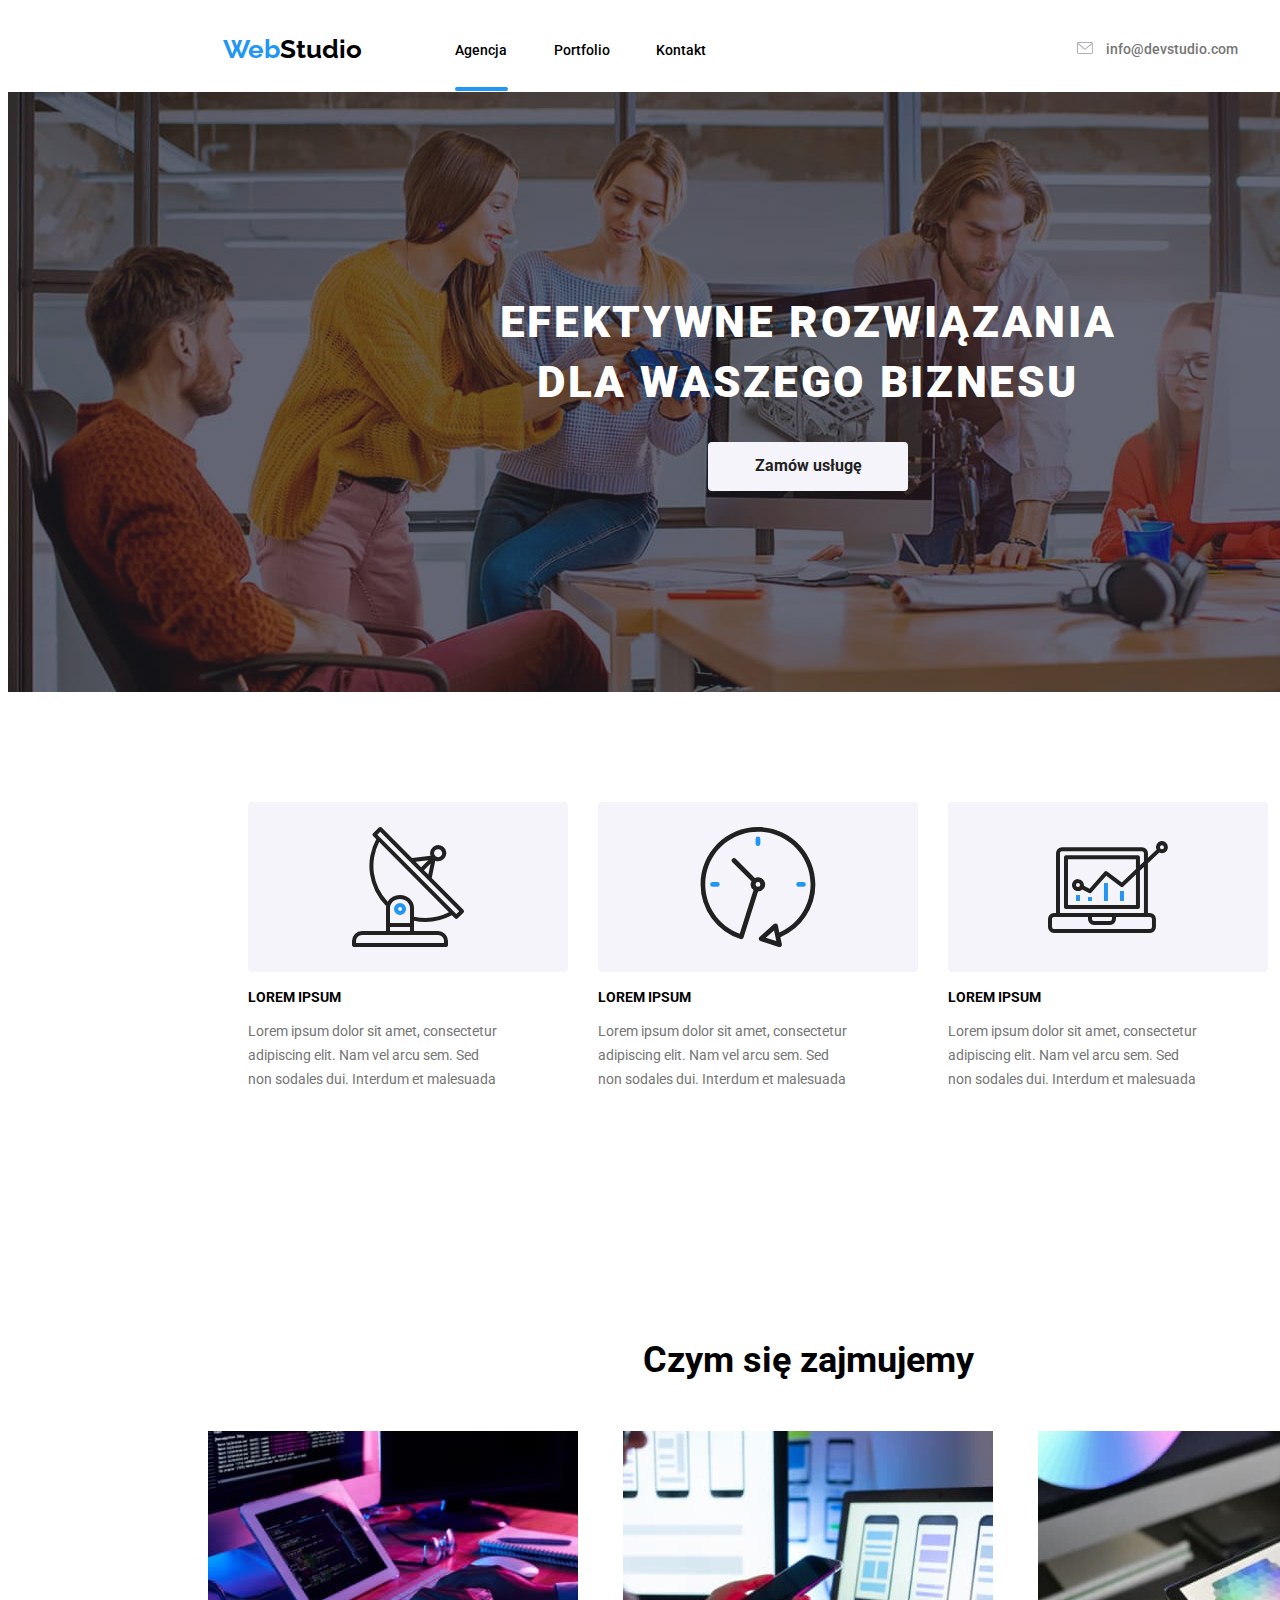
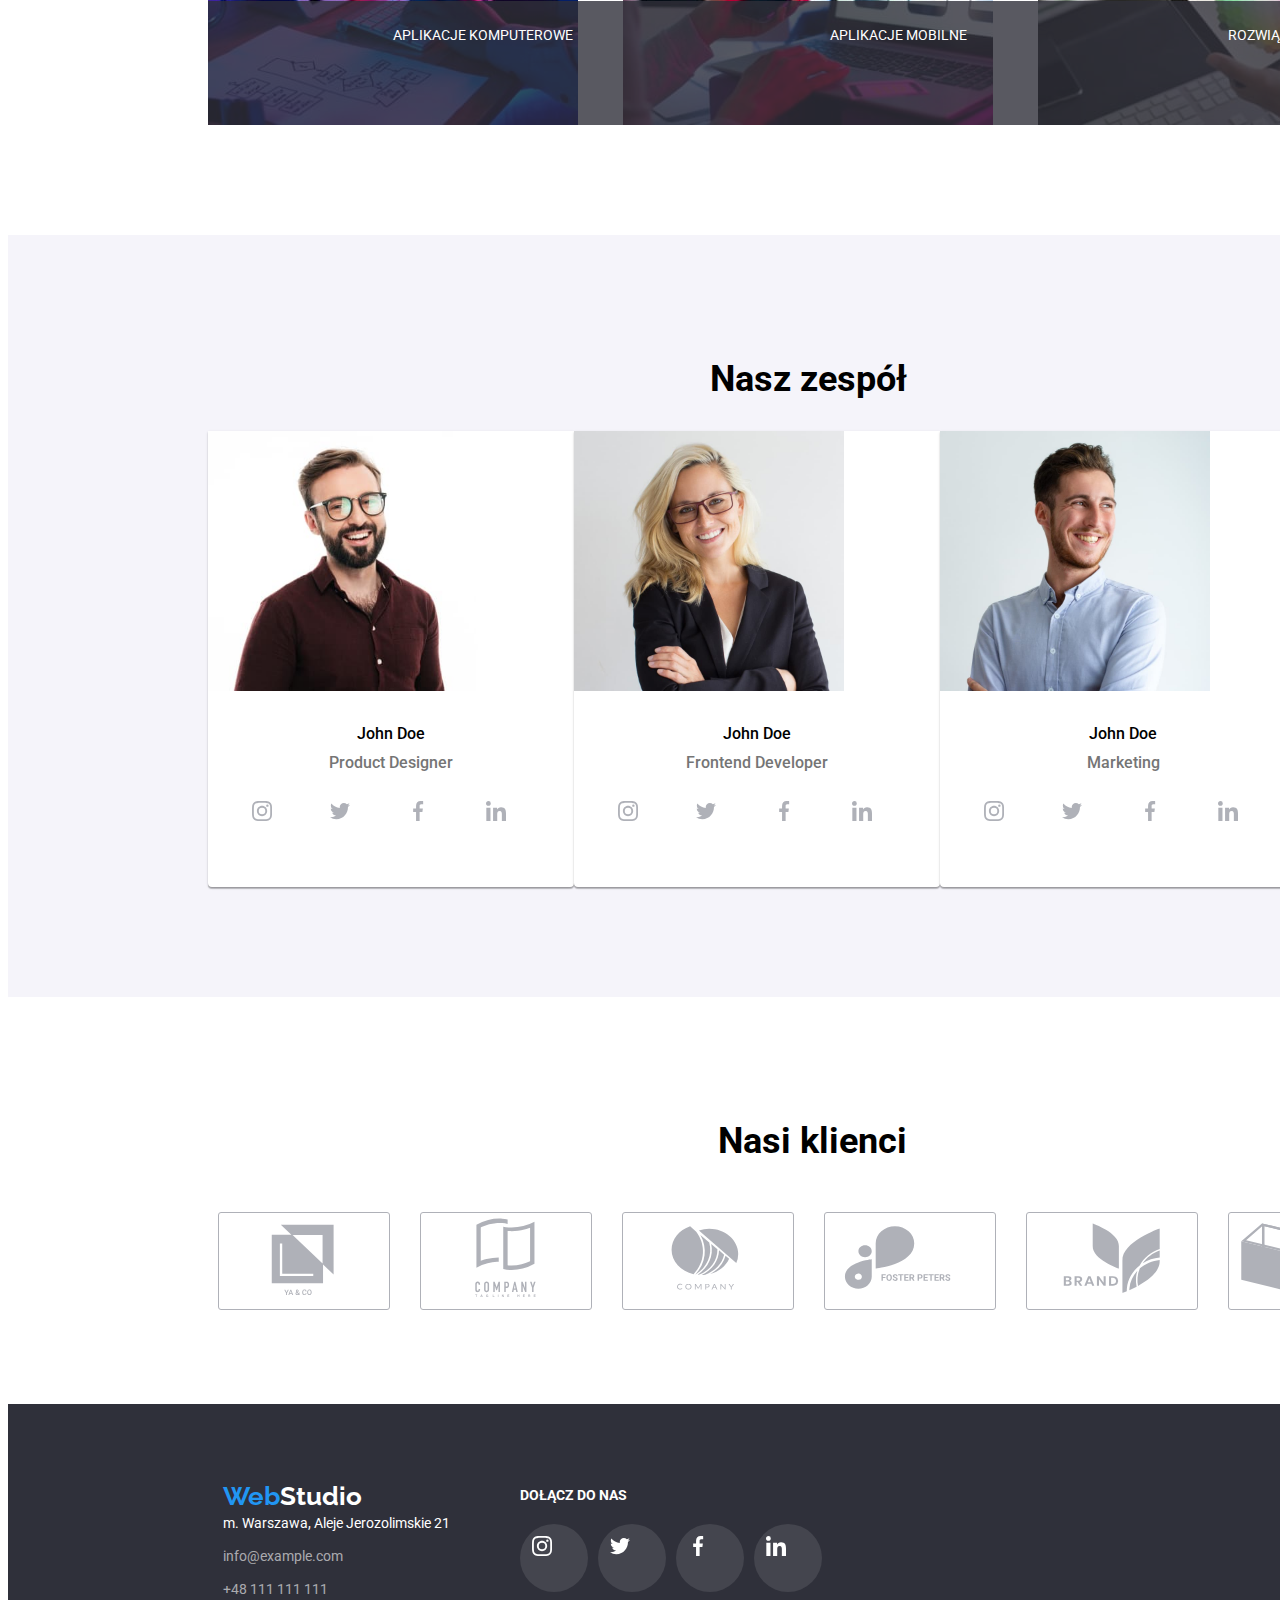
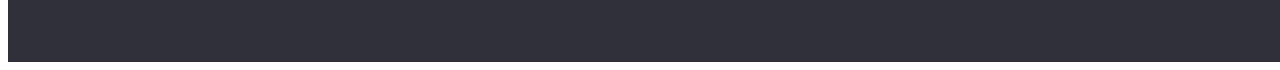
<file: index.html>
<!DOCTYPE html>
<html lang="pl">
  <head>
    <meta charset="UTF-8" />
    <meta name="description" content="Doradztwo biznesowe" />
    <title>WebStudio</title>
    <link rel="preconnect" href="https://fonts.googleapis.com" />
    <link rel="preconnect" href="https://fonts.gstatic.com" crossorigin />
    <link
      href="https://fonts.googleapis.com/css2?family=Raleway:wght@700&family=Roboto:wght@400;500;700;900&display=swap"
      rel="stylesheet"
    />
    <link href="css/styles.css" rel="stylesheet" />
    <link
      rel="stylesheet"
      href="https://cdnjs.cloudflare.com/ajax/libs/modern-normalize/1.1.0/modern-normalize.min.css"
      integrity="sha512-wpPYUAdjBVSE4KJnH1VR1HeZfpl1ub8YT/NKx4PuQ5NmX2tKuGu6U/JRp5y+Y8XG2tV+wKQpNHVUX03MfMFn9Q=="
      crossorigin="anonymous"
      referrerpolicy="no-referrer"
    />
  </head>
  <body>
    <header>
      <div class="top container">
        <a class="logo" href="./index.html">
          <span class="blue-text">Web</span
          ><span class="black-text">Studio</span>
        </a>
        <nav>
          <ul class="menu">
            <li class="menu-component agency">
              <a
                class="link"
                href="./https://zofiasylwisty.github.io/goit-markup-hw-05/"
                >Agencja</a
              >
            </li>
            <li class="menu-component">
              <a class="link" href="./portfolio.html">Portfolio</a>
            </li>
            <li class="menu-component">
              <a class="link" href="./kontakt">Kontakt</a>
            </li>
          </ul>
        </nav>
        <ul class="contact-list">
          <li class="contact-address">
            <a class="contact" href="mailto:info@devstudio.com">
              <svg class="icons-header" height="12" width="16">
                <use href="./images/icons.svg#icon-envelope"></use>
              </svg>
              info@devstudio.com</a
            >
          </li>
          <li class="contact-address">
            <a class="contact" href="tel:+48111111111">
              <svg class="icons-header" height="16" width="10">
                <use href="./images/icons.svg#icon-smartphone"></use>
              </svg>
              +48 111 111 111</a
            >
          </li>
        </ul>
      </div>
    </header>
    <main class="main-part">
      <div class="dark-background">
        <h1 class="first-headline">
          EFEKTYWNE ROZWIĄZANIA<br />DLA WASZEGO BIZNESU
        </h1>
        <button data-modal-open class="single-button" type="button">
          Zamów usługę
        </button>
        <div class="backdrop is-hidden" data-modal>
          <div class="overlay">
            <button type="button" class="closing-button" data-modal-close>
              <div class="close">x</div>
            </button>
          </div>
        </div>
      </div>
      <section class="section">
        <div class="container">
          <ul class="latin-list">
            <li class="small-header">
              <svg class="list-icon" width="270" height="120">
                <use href="./images/icons.svg#icon-antenna-1"></use>
              </svg>
              <h3 class="latin-title">LOREM IPSUM</h3>
              <p class="latin-text">
                Lorem ipsum dolor sit amet, consectetur <br />
                adipiscing elit. Nam vel arcu sem. Sed <br />
                non sodales dui. Interdum et malesuada
              </p>
            </li>
            <li class="small-header">
              <svg class="list-icon" width="270" height="120">
                <use href="./images/icons.svg#icon-clock-1"></use>
              </svg>
              <h3 class="latin-title">LOREM IPSUM</h3>
              <p class="latin-text">
                Lorem ipsum dolor sit amet, consectetur <br />
                adipiscing elit. Nam vel arcu sem. Sed <br />
                non sodales dui. Interdum et malesuada
              </p>
            </li>
            <li class="small-header">
              <svg class="list-icon" width="270" height="120">
                <use href="./images/icons.svg#icon-diagram-1"></use>
              </svg>
              <h3 class="latin-title">LOREM IPSUM</h3>
              <p class="latin-text">
                Lorem ipsum dolor sit amet, consectetur <br />
                adipiscing elit. Nam vel arcu sem. Sed <br />
                non sodales dui. Interdum et malesuada
              </p>
            </li>
            <li class="small-header">
              <svg class="list-icon" width="270" height="120">
                <use href="./images/icons.svg#icon-astronaut-1"></use>
              </svg>
              <h3 class="latin-title">LOREM IPSUM</h3>
              <p class="latin-text">
                Lorem ipsum dolor sit amet, consectetur <br />
                adipiscing elit. Nam vel arcu sem. Sed <br />
                non sodales dui. Interdum et malesuada
              </p>
            </li>
          </ul>
        </div>
      </section>
      <section class="section">
        <div class="container">
          <h2 class="medium-header">Czym się zajmujemy</h2>
          <ul class="offers">
            <li class="offer">
              <div class="label-photo">
                <img
                  class="photograph"
                  alt="working programer and his desk"
                  width="370"
                  height="294"
                  src="images/first.jpg"
                />
                <div class="photograph-text">APLIKACJE KOMPUTEROWE</div>
              </div>
            </li>
            <li class="offer">
              <div class="label-photo">
                <img
                  class="photograph"
                  alt="application designer"
                  width="370"
                  height="294"
                  src="images/second.jpg"
                />
                <div class="photograph-text">APLIKACJE MOBILNE</div>
              </div>
            </li>
            <li class="offer">
              <div class="label-photo">
                <img
                  class="photograph"
                  alt="graphic tablet and colour selection"
                  width="370"
                  height="294"
                  src="images/third.jpg"
                />
                <div class="photograph-text">ROZWIĄZANIA GRAFICZNE</div>
              </div>
            </li>
          </ul>
        </div>
      </section>
      <section class="section bottom-section">
        <div class="container">
          <h2 class="medium-header">Nasz zespół</h2>
          <ul class="team">
            <li class="photo">
              <figure>
                <img
                  alt="picture of a product designer"
                  width="270"
                  height="260"
                  src="images/productdesign.jpg"
                />
                <figcaption class="name">
                  <span class="person">John Doe</span>
                  <span class="position">Product Designer</span>
                  <ul class="social-media">
                    <li class="social-media-element">
                      <a href="#" class="social-icons-link">
                        <div class="icon-circle">
                          <svg class="social-icons" width="20" height="20">
                            <use href="./images/icons.svg#icon-instagram" />
                          </svg>
                        </div>
                      </a>
                    </li>
                    <li class="social-media-element">
                      <a href="#" class="social-icons-link">
                        <div class="icon-circle">
                          <svg class="social-icons" width="20" height="20">
                            <use href="./images/icons.svg#icon-twitter" />
                          </svg>
                        </div>
                      </a>
                    </li>
                    <li class="social-media-element">
                      <a href="#" class="social-icons-link">
                        <div class="icon-circle">
                          <svg class="social-icons" width="20" height="20">
                            <use href="./images/icons.svg#icon-facebook" />
                          </svg>
                        </div>
                      </a>
                    </li>
                    <li class="social-media-element">
                      <a href="#" class="social-icons-link">
                        <div class="icon-circle">
                          <svg class="social-icons" width="20" height="20">
                            <use href="./images/icons.svg#icon-linkedin" />
                          </svg>
                        </div>
                      </a>
                    </li>
                  </ul>
                </figcaption>
              </figure>
            </li>
            <li class="photo">
              <figure>
                <img
                  alt="picture of a frontend developer"
                  width="270"
                  height="260"
                  src="images/frontend.jpg"
                />
                <figcaption class="name">
                  <span class="person">John Doe</span>
                  <span class="position">Frontend Developer</span>
                  <ul class="social-media">
                    <li class="social-media-element">
                      <a href="#" class="social-icons-link">
                        <div class="icon-circle">
                          <svg class="social-icons" width="20" height="20">
                            <use href="./images/icons.svg#icon-instagram" />
                          </svg>
                        </div>
                      </a>
                    </li>
                    <li class="social-media-element">
                      <a href="#" class="social-icons-link">
                        <div class="icon-circle">
                          <svg class="social-icons" width="20" height="20">
                            <use href="./images/icons.svg#icon-twitter" />
                          </svg>
                        </div>
                      </a>
                    </li>
                    <li class="social-media-element">
                      <a href="#" class="social-icons-link">
                        <div class="icon-circle">
                          <svg class="social-icons" width="20" height="20">
                            <use href="./images/icons.svg#icon-facebook" />
                          </svg>
                        </div>
                      </a>
                    </li>
                    <li class="social-media-element">
                      <a href="#" class="social-icons-link">
                        <div class="icon-circle">
                          <svg class="social-icons" width="20" height="20">
                            <use href="./images/icons.svg#icon-linkedin" />
                          </svg>
                        </div>
                      </a>
                    </li>
                  </ul>
                </figcaption>
              </figure>
            </li>
            <li class="photo">
              <figure>
                <img
                  alt="picture of a marketing specialist"
                  width="270"
                  height="260"
                  src="images/marketing.jpg"
                />
                <figcaption class="name">
                  <span class="person">John Doe</span>
                  <span class="position">Marketing</span>
                  <ul class="social-media">
                    <li class="social-media-element">
                      <a href="#" class="social-icons-link">
                        <div class="icon-circle">
                          <svg class="social-icons" width="20" height="20">
                            <use href="./images/icons.svg#icon-instagram" />
                          </svg>
                        </div>
                      </a>
                    </li>
                    <li class="social-media-element">
                      <a href="#" class="social-icons-link">
                        <div class="icon-circle">
                          <svg class="social-icons" width="20" height="20">
                            <use href="./images/icons.svg#icon-twitter" />
                          </svg>
                        </div>
                      </a>
                    </li>
                    <li class="social-media-element">
                      <a href="#" class="social-icons-link">
                        <div class="icon-circle">
                          <svg class="social-icons" width="20" height="20">
                            <use href="./images/icons.svg#icon-facebook" />
                          </svg>
                        </div>
                      </a>
                    </li>
                    <li class="social-media-element">
                      <a href="#" class="social-icons-link">
                        <div class="icon-circle">
                          <svg class="social-icons" width="20" height="20">
                            <use href="./images/icons.svg#icon-linkedin" />
                          </svg>
                        </div>
                      </a>
                    </li>
                  </ul>
                </figcaption>
              </figure>
            </li>
            <li class="photo">
              <figure>
                <img
                  alt="picture of a UI designer"
                  width="270"
                  height="260"
                  src="images/uidesigner.jpg"
                />
                <figcaption class="name">
                  <span class="person">John Doe</span>
                  <span class="position">UI Designer</span>
                  <ul class="social-media">
                    <li class="social-media-element">
                      <a href="#" class="social-icons-link">
                        <div class="icon-circle">
                          <svg class="social-icons" width="20" height="20">
                            <use href="./images/icons.svg#icon-instagram" />
                          </svg>
                        </div>
                      </a>
                    </li>
                    <li class="social-media-element">
                      <a href="#" class="social-icons-link">
                        <div class="icon-circle">
                          <svg class="social-icons" width="20" height="20">
                            <use href="./images/icons.svg#icon-twitter" />
                          </svg>
                        </div>
                      </a>
                    </li>
                    <li class="social-media-element">
                      <a href="#" class="social-icons-link">
                        <div class="icon-circle">
                          <svg class="social-icons" width="20" height="20">
                            <use href="./images/icons.svg#icon-facebook" />
                          </svg>
                        </div>
                      </a>
                    </li>
                    <li class="social-media-element">
                      <a href="#" class="social-icons-link">
                        <div class="icon-circle">
                          <svg class="social-icons" width="20" height="20">
                            <use href="./images/icons.svg#icon-linkedin" />
                          </svg>
                        </div>
                      </a>
                    </li>
                  </ul>
                </figcaption>
              </figure>
            </li>
          </ul>
        </div>
      </section>
      <section class="section">
        <div class="container">
          <h2 class="clients">Nasi klienci</h2>
          <ul class="clients-list">
            <li class="clients-element">
              <a href="#" class="clients-link">
                <svg class="clients-icon" height="92" width="170">
                  <use href="./images/icons.svg#icon-client1"></use>
                </svg>
              </a>
            </li>
            <li class="clients-element">
              <a href="#" class="clients-link">
                <svg class="clients-icon" height="92" width="170">
                  <use href="./images/icons.svg#icon-client2"></use>
                </svg>
              </a>
            </li>
            <li class="clients-element">
              <a href="#" class="clients-link">
                <svg class="clients-icon" height="92" width="170">
                  <use href="./images/icons.svg#icon-client3"></use>
                </svg>
              </a>
            </li>
            <li class="clients-element">
              <a href="#" class="clients-link">
                <svg class="clients-icon" height="92" width="170">
                  <use href="./images/icons.svg#icon-client4"></use>
                </svg>
              </a>
            </li>
            <li class="clients-element">
              <a href="#" class="clients-link">
                <svg class="clients-icon" height="92" width="170">
                  <use href="./images/icons.svg#icon-client5"></use>
                </svg>
              </a>
            </li>
            <li class="clients-element">
              <a href="#" class="clients-link">
                <svg class="clients-icon" height="92" width="170">
                  <use href="./images/icons.svg#icon-client6"></use>
                </svg>
              </a>
            </li>
          </ul>
        </div>
      </section>
    </main>
    <footer class="footer-background">
      <div class="contacts-footer">
        <div class="contacts-footer-group">
          <ul class="footer-components">
            <li class="bottom-logo">
              <a
                class="logo"
                href="https://zofiasylwisty.github.io/goit-markup-hw-04/"
              >
                <span class="blue-text">Web</span
                ><span class="white-text">Studio</span>
              </a>
            </li>
            <li class="addresses">
              <address class="location">
                m. Warszawa, Aleje Jerozolimskie 21
              </address>
            </li>
            <li class="addresses">
              <a class="bottom-links" href="mailto:info@devstudio.com"
                >info@example.com</a
              >
            </li>
            <li class="addresses">
              <a class="bottom-links" href="tel:+48111111111"
                >+48 111 111 111</a
              >
            </li>
          </ul>
          <div class="social-media-footer">
            <h2 class="join-us">DOŁĄCZ DO NAS</h2>
            <ul class="footer-icons-list">
              <li class="icon-element-footer">
                <div class="footer-icon-circle">
                  <a href="#" class="icon-footer"
                    ><svg class="footer-social-icons" height="20" width="20">
                      <use href="./images/icons.svg#icon-instagram"></use>
                    </svg>
                  </a>
                </div>
              </li>
              <li class="icon-element-footer">
                <div class="footer-icon-circle">
                  <a href="#" class="icon-footer"
                    ><svg class="footer-social-icons" height="20" width="20">
                      <use href="./images/icons.svg#icon-twitter"></use>
                    </svg>
                  </a>
                </div>
              </li>
              <li class="icon-element-footer">
                <div class="footer-icon-circle">
                  <a href="#" class="icon-footer"
                    ><svg class="footer-social-icons" height="20" width="20">
                      <use href="./images/icons.svg#icon-facebook"></use>
                    </svg>
                  </a>
                </div>
              </li>
              <li class="icon-element-footer">
                <div class="footer-icon-circle">
                  <a href="#" class="icon-footer"
                    ><svg class="footer-social-icons" height="20" width="20">
                      <use href="./images/icons.svg#icon-linkedin"></use>
                    </svg>
                  </a>
                </div>
              </li>
            </ul>
          </div>
        </div>
      </div>
    </footer>
    <script src="./js/modal.js"></script>
  </body>
</html>
</file>
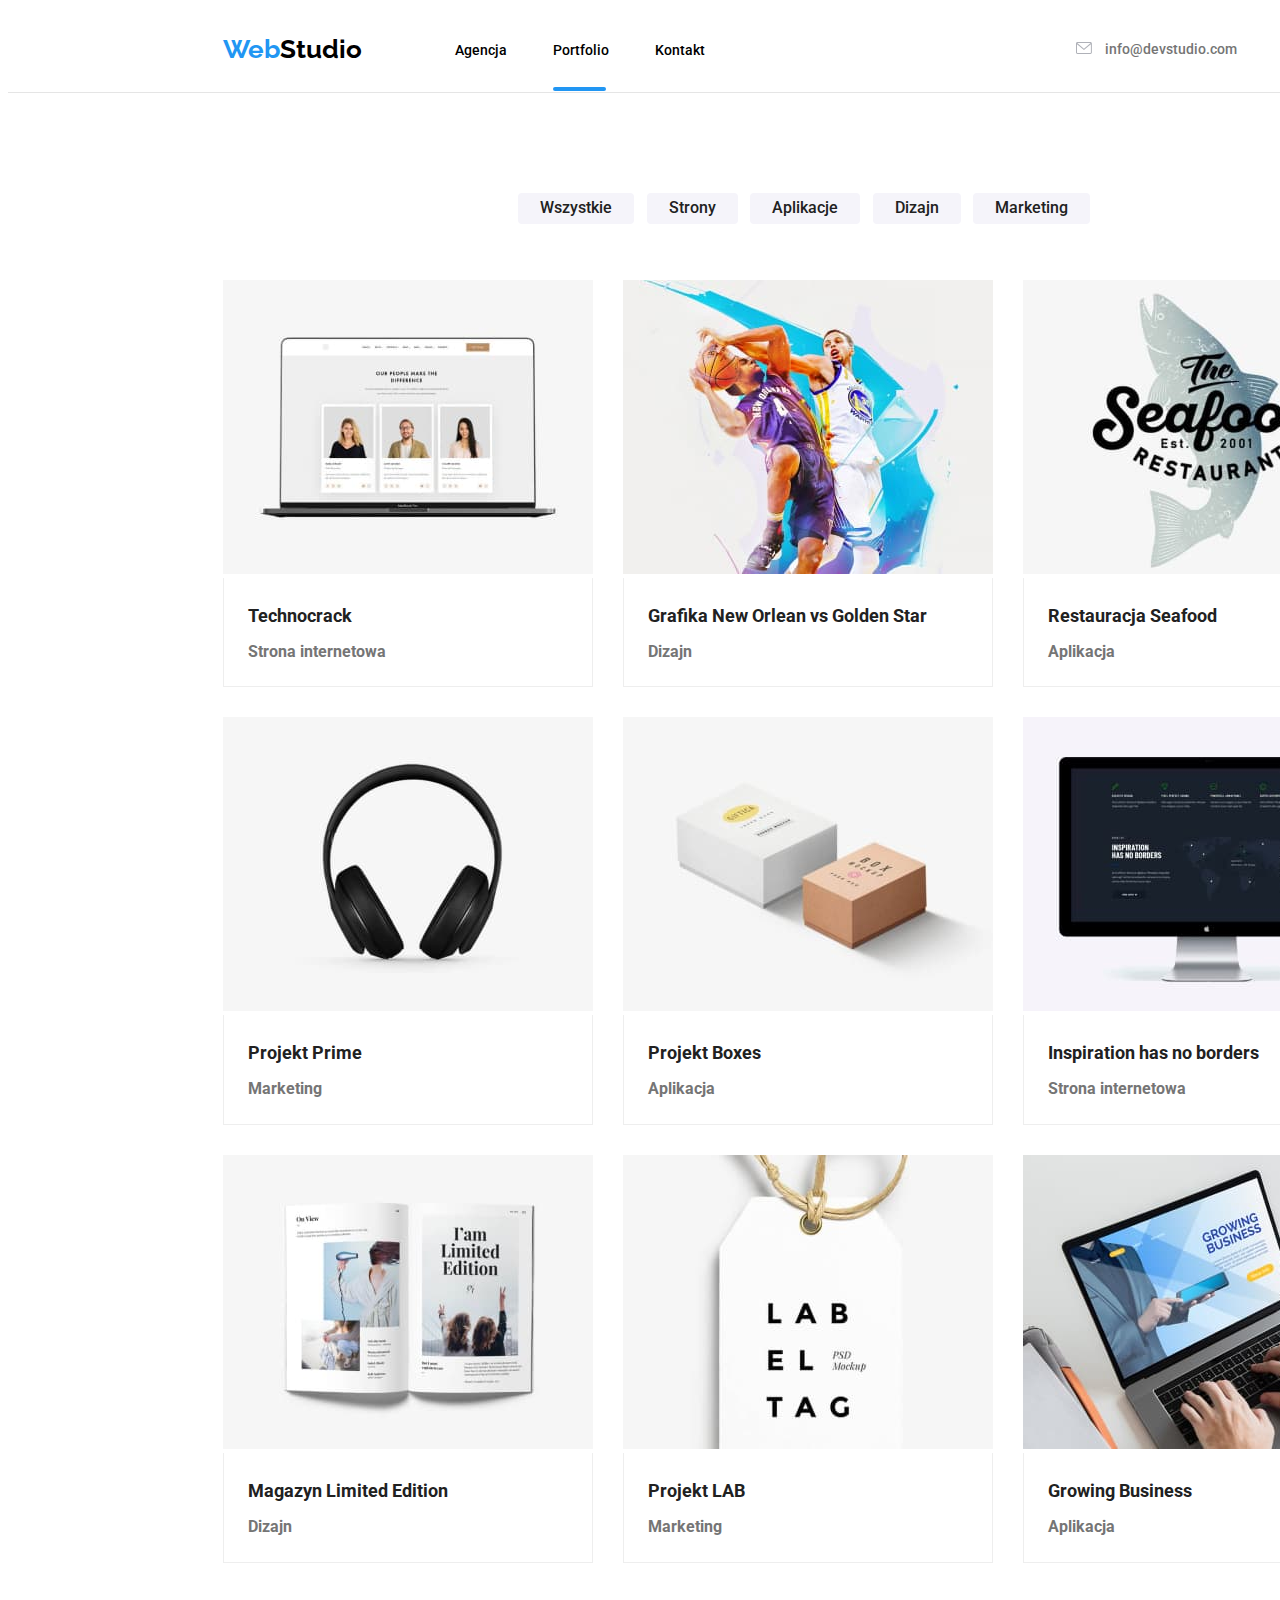
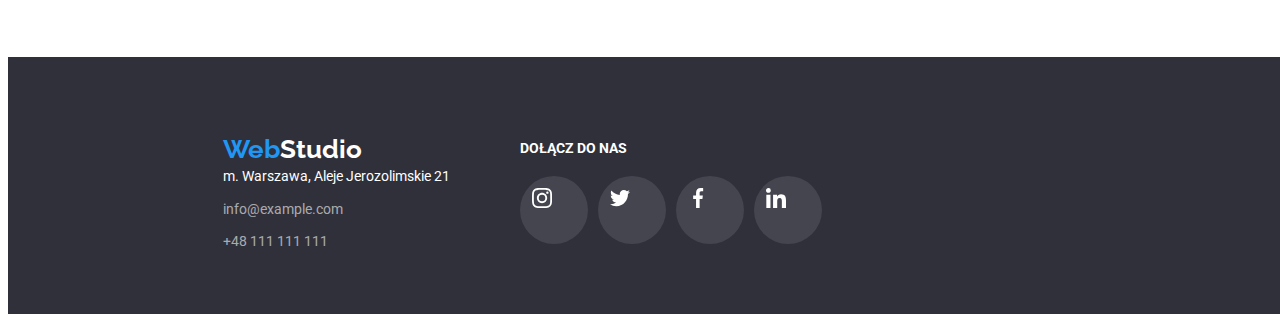
<file: portfolio.html>
<!DOCTYPE html>
<html lang="pl">
  <head>
    <meta charset="UTF-8" />
    <meta name="description" content="Portfolio" />
    <title>Portfolio</title>
    <link rel="preconnect" href="https://fonts.googleapis.com" />
    <link rel="preconnect" href="https://fonts.gstatic.com" crossorigin />
    <link
      href="https://fonts.googleapis.com/css2?family=Raleway:wght@700&family=Roboto:wght@400;500;700;900&display=swap"
      rel="stylesheet"
    />
    <link href="css/styles.css" rel="stylesheet" />
    <link
      rel="stylesheet"
      href="https://cdnjs.cloudflare.com/ajax/libs/modern-normalize/1.1.0/modern-normalize.min.css"
      integrity="sha512-wpPYUAdjBVSE4KJnH1VR1HeZfpl1ub8YT/NKx4PuQ5NmX2tKuGu6U/JRp5y+Y8XG2tV+wKQpNHVUX03MfMFn9Q=="
      crossorigin="anonymous"
      referrerpolicy="no-referrer"
    />
  </head>
  <body>
    <header class="border-bottom">
      <div class="top container">
        <a class="logo" href="./index.html">
          <span class="blue-text">Web</span
          ><span class="black-text">Studio</span>
        </a>
        <nav>
          <ul class="menu">
            <li class="menu-component">
              <a class="link" href="./index.html">Agencja</a>
            </li>
            <li class="menu-component portfolio">
              <a class="link" href="./portfolio.html">Portfolio</a>
            </li>
            <li class="menu-component">
              <a class="link" href="./kontakt">Kontakt</a>
            </li>
          </ul>
        </nav>
        <ul class="contact-list">
          <li class="contact-address">
            <a class="contact" href="mailto:info@devstudio.com">
              <svg class="icons-header" height="12" width="16">
                <use href="./images/icons.svg#icon-envelope"></use>
              </svg>
              info@devstudio.com</a
            >
          </li>
          <li class="contact-address">
            <a class="contact" href="tel:+48111111111">
              <svg class="icons-header" height="16" width="10">
                <use href="./images/icons.svg#icon-smartphone"></use>
              </svg>
              +48 111 111 111</a
            >
          </li>
        </ul>
      </div>
    </header>
    <main>
      <ul class="filters-list">
        <li class="filter-element">
          <button class="filter" type="button">Wszystkie</button>
        </li>
        <li class="filter-element">
          <button class="filter" type="button">Strony</button>
        </li>
        <li class="filter-element">
          <button class="filter" type="button">Aplikacje</button>
        </li>
        <li class="filter-element">
          <button class="filter" type="button">Dizajn</button>
        </li>
        <li class="filter-element">
          <button class="filter" type="button">Marketing</button>
        </li>
      </ul>

      <div class="grid-container">
        <ul class="card-set">
          <li class="card-item">
            <figure class="cards-shadow">
              <div class="cards-container">
                <img
                  alt="picture of a laptop"
                  width="370"
                  height="294"
                  src="images/technocrack.jpg"
                />
                <div class="card-label">
                  Technocrack jest popularną platformą wykorzystywaną do
                  rozpowszechniania koronawirusa. Firmy wykorzystują tę
                  platformę do celów szpiegowskich i ataków na niezabezpieczone
                  serwery konkurencji
                </div>
              </div>
              <div class="test">
                <figcaption class="term">
                  Technocrack
                  <p class="definition">Strona internetowa</p>
                </figcaption>
              </div>
            </figure>
          </li>
          <li class="card-item">
            <figure class="cards-shadow">
              <div class="cards-container">
                <img
                  alt="picture of basketball players"
                  width="370"
                  height="294"
                  src="images/neworlean.jpg"
                />
                <div class="card-label"></div>
              </div>
              <div class="test">
                <figcaption class="term">
                  Grafika New Orlean vs Golden Star
                  <p class="definition">Dizajn</p>
                </figcaption>
              </div>
            </figure>
          </li>
          <li class="card-item">
            <figure class="cards-shadow">
              <div class="cards-container">
                <img
                  alt="picture of an app logo"
                  width="370"
                  height="294"
                  src="images/seafood.jpg"
                />
                <div class="card-label"></div>
              </div>
              <div class="test">
                <figcaption class="term">
                  Restauracja Seafood
                  <p class="definition">Aplikacja</p>
                </figcaption>
              </div>
            </figure>
          </li>
          <li class="card-item">
            <figure class="cards-shadow">
              <div class="cards-container">
                <img
                  alt="picture of headphones"
                  width="370"
                  height="294"
                  src="images/projektprime.jpg"
                />
                <div class="card-label"></div>
              </div>
              <div class="test">
                <figcaption class="term">
                  Projekt Prime
                  <p class="definition">Marketing</p>
                </figcaption>
              </div>
            </figure>
          </li>
          <li class="card-item">
            <figure class="cards-shadow">
              <div class="cards-container">
                <img
                  alt="picture of boxes"
                  width="370"
                  height="294"
                  src="images/boxes.jpg"
                />
                <div class="card-label"></div>
              </div>
              <div class="test">
                <figcaption class="term">
                  Projekt Boxes
                  <p class="definition">Aplikacja</p>
                </figcaption>
              </div>
            </figure>
          </li>
          <li class="card-item">
            <figure class="cards-shadow">
              <div class="cards-container">
                <img
                  alt="picture of a screen"
                  width="370"
                  height="294"
                  src="images/screen.jpg"
                />
                <div class="card-label"></div>
              </div>
              <div class="test">
                <figcaption class="term">
                  Inspiration has no borders
                  <p class="definition">Strona internetowa</p>
                </figcaption>
              </div>
            </figure>
          </li>
          <li class="card-item">
            <figure class="cards-shadow">
              <div class="cards-container">
                <img
                  alt="picture of a magazine"
                  width="370"
                  height="294"
                  src="images/magazine.jpg"
                />
                <div class="card-label"></div>
              </div>
              <div class="test">
                <figcaption class="term">
                  Magazyn Limited Edition
                  <p class="definition">Dizajn</p>
                </figcaption>
              </div>
            </figure>
          </li>
          <li class="card-item">
            <figure class="cards-shadow">
              <div class="cards-container">
                <img
                  alt="picture of a label"
                  width="370"
                  height="294"
                  src="images/label.jpg"
                />
                <div class="card-label"></div>
              </div>
              <div class="test">
                <figcaption class="term">
                  Projekt LAB
                  <p class="definition">Marketing</p>
                </figcaption>
              </div>
            </figure>
          </li>
          <li class="card-item">
            <figure class="cards-shadow">
              <div class="cards-container">
                <img
                  alt="picture of a laptop and hands"
                  width="370"
                  height="294"
                  src="images/business.jpg"
                />
                <div class="card-label"></div>
              </div>
              <div class="test">
                <figcaption class="term">
                  Growing Business
                  <p class="definition">Aplikacja</p>
                </figcaption>
              </div>
            </figure>
          </li>
        </ul>
      </div>
    </main>
    <footer class="footer-background">
      <div class="contacts-footer">
        <div class="contacts-footer-group">
          <ul class="footer-components">
            <li class="bottom-logo">
              <a
                class="logo"
                href="https://zofiasylwisty.github.io/goit-markup-hw-04/"
              >
                <span class="blue-text">Web</span
                ><span class="white-text">Studio</span>
              </a>
            </li>
            <li class="addresses">
              <address class="location">
                m. Warszawa, Aleje Jerozolimskie 21
              </address>
            </li>
            <li class="addresses">
              <a class="bottom-links" href="mailto:info@devstudio.com"
                >info@example.com</a
              >
            </li>
            <li class="addresses">
              <a class="bottom-links" href="tel:+48111111111"
                >+48 111 111 111</a
              >
            </li>
          </ul>
          <div class="social-media-footer">
            <h2 class="join-us">DOŁĄCZ DO NAS</h2>
            <ul class="footer-icons-list">
              <li class="icon-element-footer">
                <div class="footer-icon-circle">
                  <a href="https://www.instagram.com/" class="icon-footer"
                    ><svg class="footer-social-icons" height="20" width="20">
                      <use href="./images/icons.svg#icon-instagram"></use>
                    </svg>
                  </a>
                </div>
              </li>
              <li class="icon-element-footer">
                <div class="footer-icon-circle">
                  <a href="https://twitter.com/" class="icon-footer"
                    ><svg class="footer-social-icons" height="20" width="20">
                      <use href="./images/icons.svg#icon-twitter"></use>
                    </svg>
                  </a>
                </div>
              </li>
              <li class="icon-element-footer">
                <div class="footer-icon-circle">
                  <a href="https://www.facebook.com/" class="icon-footer"
                    ><svg class="footer-social-icons" height="20" width="20">
                      <use href="./images/icons.svg#icon-facebook"></use>
                    </svg>
                  </a>
                </div>
              </li>
              <li class="icon-element-footer">
                <div class="footer-icon-circle">
                  <a href="https://www.linkedin.com/" class="icon-footer"
                    ><svg class="footer-social-icons" height="20" width="20">
                      <use href="./images/icons.svg#icon-linkedin"></use>
                    </svg>
                  </a>
                </div>
              </li>
            </ul>
          </div>
        </div>
      </div>
    </footer>
  </body>
</html>
</file>
<file: css/styles.css>
body {
  font-family: "Roboto", sans-serif;
  font-family: inherit;
  background: var(--first-color) inherit;
  width: 1600px;
}
body {
  position: relative;
}
:root {
  --first-color: #ffffff;
  --second-color: #f5f4fa;
  --third-color: #757575;
  --fourth-color: #2f303a;
  --fifth-color: #000000;
  --sixth-color: #212121;
  --seventh-color: #2196f3;
  --eight-color: #ffffff99;
  --shadow: #00000040;
  --disabled-icon: #afb1b8;
  --icons-color: rgba(255, 255, 255, 0.1);
  --close-color: rgba(0, 0, 0, 0.1);
}
.blue-text {
  font-family: "Raleway";
  font-size: 26px;
  font-weight: 700;
  line-height: 1.19;
  color: var(--seventh-color);
  text-decoration: none;
}
.black-text {
  font-family: "Raleway";
  font-size: 26px;
  font-weight: 700;
  line-height: 1.19;
  color: var(--fifth-color);
  text-decoration: none;
}
.white-text {
  font-family: "Raleway";
  font-size: 26px;
  font-weight: 700;
  line-height: 1.19;
  color: var(--first-color);
  text-decoration: none;
}
.border-bottom {
  border-bottom: 1px solid #e5e5e5;
}
.top {
  display: flex;
  flex-direction: row;
  align-items: center;
  margin-left: 215px;
  margin-right: 0px;
}
.menu {
  display: flex;
  flex-direction: row;
  padding-left: 0px;
  margin-left: 93px;
  margin-right: 371px;
  margin-top: 32px;
  margin-bottom: 0px;
}
.menu > .menu-component:not(:last-child) {
  margin-right: 46px;
}
.link:hover,
.link:focus,
.link:active {
  color: var(--seventh-color);
}
.link {
  transition-property: color;
  transition-duration: 250ms;
  transition-timing-function: cubic-bezier(0.4, 0, 0.2, 1);
}
.agency::after {
  content: "";
  background-color: var(--seventh-color);
  border-radius: 2px;
  height: 4px;
  width: 53px;
  margin: 0;
  padding: 0;
  margin-top: 28px;
  display: block;
}
.portfolio::after {
  content: "";
  background-color: var(--seventh-color);
  border-radius: 2px;
  height: 4px;
  width: 53px;
  margin: 0;
  padding: 0;
  margin-top: 28px;
  display: block;
}
.contact-list {
  display: flex;
  flex-direction: row;
  padding-left: 0px;
  margin-top: 32px;
  margin-bottom: 32px;
}
.contact-list > .contact-address:not(:last-child) {
  margin-right: 50px;
}

.contact:hover,
.contact:focus,
.contact:active {
  color: var(--seventh-color);
}
.contact:hover > svg {
  fill: #2196f3;
}
.contact {
  color: var(--third-color);
  transition-property: color;
  transition-duration: 250ms;
  transition-timing-function: cubic-bezier(0.4, 0, 0.2, 1);
}
.logo {
  font-family: "Raleway";
  font-weight: 700;
  font-size: 26px;
  line-height: 1.19;
  text-decoration: none;
  margin-top: 24px;
  margin-bottom: 25px;
}

li {
  list-style: none;
}

.link {
  font-family: "Roboto";
  font-weight: 500;
  font-size: 14px;
  line-height: 1.14;
  text-decoration: none;
  color: var(--fifth-color);
}

.contact {
  font-family: "Roboto";
  font-size: 14px;
  font-weight: 500;
  line-height: 1.14;
  text-decoration: none;
  color: var(--third-color);
}
.icons-header {
  fill: var(--disabled-icon);
  margin-right: 10px;
}
.dark-background {
  background-color: var(--fourth-color);
  width: 1600px;
  display: flex;
  flex-direction: column;
  justify-content: center;
  align-items: center;
}
.dark-background {
  background-color: var(--fourth-color);
  height: 600px;
  background-image: linear-gradient(
      to bottom,
      rgba(47, 48, 58, 0.4) 0%,
      rgba(47, 48, 58, 0.4) 50%
    ),
    url(../images/background-photo.jpg);
  background-size: cover;
  background-position: center;
  background-repeat: no-repeat;
  box-shadow: 0px 4px 4px 0px var(--shadow-shadow);
  max-width: 1600px;
  margin: 0 auto;
}

.first-headline {
  font-family: "Roboto";
  font-size: 44px;
  font-weight: 900;
  letter-spacing: 0.06em;
  line-height: 1.36;
  text-align: center;
  color: var(--first-color);
  margin: 200px 452px 30px;
}
.single-button {
  color: var(--sixth-color);
  background-color: var(--second-color);
  cursor: pointer;
  border: none;
  border-radius: 4px;
  font-family: "Roboto";
  font-size: 16px;
  font-weight: 700;
  line-height: 1.8;
  padding: 10px 41px 10px 42px;
  width: 200px;
  margin: 0px 700px 200px;
}
.single-button:hover,
.single-button:focus,
.single-button:active {
  color: var(--first-color);
  background-color: var(--seventh-color);
  text-align: center;
}
.single-button {
  text-align: center;
  transition-property: background-color;
  transition-duration: 250ms;
  transition-timing-function: cubic-bezier(0.4, 0, 0.2, 1);
}
.overlay {
  background: var(--first-color);
  box-shadow: 0px 1px 3px rgba(0, 0, 0, 0.12), 0px 1px 1px rgba(0, 0, 0, 0.14),
    0px 2px 1px rgba(0, 0, 0, 0.2);
  border-radius: 4px;
  height: 581px;
  width: 528px;
  margin-top: 400px;
  margin-left: 810px;
  display: block;
  transition-property: visibility opacity transform;
  transition-duration: 2s;
  transform: translate(-50%, -50%);
  transition-timing-function: ease-in;
  opacity: 1;
  visibility: visible;
  z-index: 2;
}
.is-hidden {
  visibility: hidden;
  pointer-events: none;
  opacity: 0;
}
.is-hidden .overlay {
  transform: translate(-50%, -50%) scale(1.2);
}
.close {
  color: var(--fifth-color);
  font-family: "Roboto";
  font-size: 16px;
  padding-top: 0;
}
.closing-button {
  height: 30px;
  width: 30px;
  background-color: var(--first-color);
  border: 1px solid var(--close-color);
  border-radius: 50px;
  cursor: pointer;
  padding: 6px;
  position: relative;
  top: 8px;
  left: 490px;
}
.backdrop {
  display: flex;
  position: absolute;
  top: 0px;
  left: 0px;
  height: 100%;
  width: 100%;
  background: rgba(0, 0, 0, 0.3);
  transition-property: visibility;
  visibility: visible;
  animation-duration: 2000ms;
  animation-timing-function: ease-in;
  animation-direction: normal;
  animation-fill-mode: forwards;
  z-index: 1;
}
.list-icon {
  background-color: var(--second-color);
  width: 270;
  height: 120;
  border-radius: 4px;
  padding: 25px;
}
.latin-list {
  display: flex;
  flex-direction: row;
  justify-content: space-between;
}
.latin-title {
  font-family: Roboto;
  font-size: 14px;
  font-weight: 700;
  line-height: 1.14;
  color: var(--fifth-color);
  margin-bottom: 10px;
}
.latin-list > .small-header:not(:last-child) {
  margin-right: 30px;
}
.latin-text {
  font-family: "Roboto";
  font-size: 14px;
  line-height: 1.71;
  color: var(--third-color);
}
.medium-header {
  font-family: "Roboto";
  font-size: 36px;
  font-weight: 700;
  line-height: 1.16;
  color: var(--fifth-color);
  text-align: center;
}
.name {
  font-family: "Roboto";
  font-size: 16px;
  font-weight: 500;
  line-height: 1.18;
  color: var(--fifth-color);
}
.position {
  font-family: "Roboto";
  font-size: 16px;
  line-height: 1.18;
  color: var(--third-color);
}
.term {
  color: var(--sixth-color);
  font-family: "Roboto";
  font-size: 18px;
  font-weight: 700;
  line-height: 2;
  margin-top: 20px;
  margin-right: 24px;
  margin-left: 24px;
}
.test {
  display: flex;
  flex-direction: column;
  border-bottom: 1px solid #eeeeee;
  border-right: 1px solid #eeeeee;
  border-left: 1px solid #eeeeee;
}
.definition {
  color: var(--third-color);
  font-family: "Roboto";
  font-size: 16px;
  line-height: 1.8;
  margin-top: 4px;
  margin-bottom: 20px;
}

.location {
  font-family: "Roboto";
  font-size: 14px;
  font-style: normal;
  line-height: 1.7;
  color: var(--first-color);
}

.offers {
  display: flex;
  margin-top: 50px;
  justify-content: space-between;
  padding: 0px;
}
.label-photo {
  position: relative;
  width: 100%;
  max-width: 370px;
}
.photograph {
  display: block;
  height: auto;
}
.photograph-text {
  font-family: "Roboto";
  font-size: 14px;
  line-height: 1.14;
  text-align: center;
  color: var(--first-color);
  background: rgba(47, 48, 58, 0.8);
  height: 70px;
  width: 100%;
  bottom: 0;
  padding: 27px 90px;
  position: absolute;
}
figure {
  margin: 0;
}
.team > .member:not(:last-child) {
  margin-right: 30px;
}
.team {
  display: flex;
  flex-direction: row;
  justify-content: space-between;
  padding: 0px;
}
.photo {
  display: flex;
  background-color: var(--first-color);
  border-radius: 0px 0px 4px 4px;
  box-shadow: 0px 1px 3px rgba(0, 0, 0, 0.12), 0px 1px 1px rgba(0, 0, 0, 0.14),
    0px 2px 1px rgba(0, 0, 0, 0.2);
}
.name {
  display: flex;
  flex-direction: column;
  align-items: center;
}
.person {
  padding-top: 30px;
  margin-bottom: 10px;
}
.social-media {
  display: flex;
}
.social-media-element {
  margin-top: 16px;
}
.social-media-element:not(:last-child) {
  margin-right: 10px;
}
.social-icons {
  fill: var(--disabled-icon);
}
.social-icons:hover,
.social-icons:focus,
.social-icons:active {
  fill: var(--first-color);
}
.social-icons-link:hover,
.social-icons-link:focus,
.social-icons-link:active {
  fill: var(--first-color);
}
.icon-circle {
  width: 44px;
  height: 44px;
  border-radius: 50px;
  padding: 12px;
  background-color: var(--first-color);
}
.icon-circle:hover,
.icon-circle:focus,
.icon-circle:active {
  background-color: var(--seventh-color);
}
.icon-circle:hover > svg {
  fill: #ffffff;
}
.filters-list {
  display: flex;
  flex-direction: row;
  justify-content: space-between;
  margin-top: 100px;
  margin-bottom: 56px;
  margin-left: 510px;
  margin-right: 518px;
  padding: 0px;
  width: 572px;
}
.filter {
  color: var(--sixth-color);
  background-color: var(--second-color);
  cursor: pointer;
  border: none;
  font-family: "Roboto";
  font-size: 16px;
  font-weight: 500;
  line-height: 1.16;
  text-align: center;
  padding: 6px 22px;
  border-radius: 4px;
}
.filter:hover,
.filter:focus,
.filter:active {
  color: var(--first-color);
  background-color: var(--seventh-color);
}
.filter {
  transition-property: color background-color;
  transition-duration: 250ms;
  transition-timing-function: cubic-bezier(0.4, 0, 0.2, 1);
}
.filters-list > .filter-element:not(:last-child) {
  margin-right: 8px;
}
.main-part {
  display: flex;
  flex-direction: column;
  align-items: center;
}
.bottom-section {
  background-color: var(--second-color);
  width: 1600px;
  display: flex;
  justify-content: center;
}
.section {
  padding-top: 94px;
  padding-bottom: 94px;
}
.container {
  width: 1200px;
}
.card-set {
  display: flex;
  flex-wrap: wrap;
  gap: 30px;
  padding: 0;
}
.card-item {
  flex-basis: calc((100% - 60px) / 3);
  max-width: 370px;
}
.cards-shadow:hover,
.cards-shadow:focus,
.cards-shadow:active {
  box-shadow: 0px 1px 1px rgba(0, 0, 0, 0.12), 0px 4px 4px rgba(0, 0, 0, 0.06),
    1px 4px 6px rgba(0, 0, 0, 0.16);
}
.cards-shadow {
  transition-property: box-shadow;
  transition-duration: 250ms;
  transition-timing-function: cubic-bezier(0.4, 0, 0.2, 1);
}
.cards-container {
  position: relative;
  overflow: hidden;
  max-width: 370px;
}
.card-item:hover .card-label,
.card-item:focus .card-label {
  transform: translateY(0);
}
.card-label {
  font-family: "Roboto";
  font-style: normal;
  font-size: 18px;
  font-weight: 400;
  line-height: 1.5;
  letter-spacing: 0.03em;
  color: var(--first-color);
  width: 370px;
  width: 100%;
  height: 294px;
  padding: 49px 45px 0px 24px;
  top: 0;
  bottom: 0;
  display: block;
  position: absolute;
  transform: translateY(101%);
  background-color: #2196f3e5;
  transition: transform 250ms cubic-bezier(0.4, 0, 0.2, 1);
}
.grid-container {
  width: 1182px;
  margin-left: 215px;
  margin-bottom: 94px;
}
.clients {
  font-family: "Roboto";
  font-size: 36px;
  font-weight: 700;
  line-height: 1.16;
  text-align: center;
  color: var(--fifth-color);
  margin-bottom: 50px;
  margin-left: 510px;
  padding-right: 0;
  display: flex;
  align-items: center;
}
.clients-list {
  display: flex;
  flex-wrap: nowrap;
  gap: 30px;
  margin: 0;
  margin-left: -30px;
  align-items: center;
}

.clients-icon {
  fill: var(--disabled-icon);
}
.clients-icon:hover,
.clients-icon:focus,
.clients-icon:active {
  fill: var(--seventh-color);
}

.clients-element {
  border: 1px solid var(--disabled-icon);
  border-radius: 3px;
}
.clients-element:hover,
.clients-element:focus,
.clients-element:active {
  border: 1px solid var(--seventh-color);
}
.clients-element svg {
  transition-property: fill border;
  transition-duration: 250ms;
  transition-timing-function: cubic-bezier(0.4, 0, 0.2, 1);
}
.logo-client:hover,
.logo-client:focus,
.logo-client:active {
  fill: var(--seventh-color);
}
.social-media {
  display: flex;
  margin-left: 32px;
  margin-right: 32px;
  margin-bottom: 30px;
  padding: 0px;
}
.social-media-element {
  margin-top: 16px;
}
.social-media-element:not(:last-child) {
  margin-right: 10px;
}
.social-icons {
  fill: var(--disabled-icon);
}
.social-icons:hover,
.social-icons:focus,
.social-icons:active {
  fill: var(--first-color);
}
.social-icons-link:hover,
.social-icons-link:focus,
.social-icons-link:active {
  fill: var(--first-color);
}
.icon-circle {
  width: 44px;
  height: 44px;
  border-radius: 50px;
  padding: 12px;
  background-color: var(--first-color);
}
.icon-circle:hover,
.icon-circle:focus,
.icon-circle:active {
  background-color: var(--seventh-color);
}
.icon-circle {
  transition-property: background-color;
  transition-duration: 250ms;
  transition-timing-function: cubic-bezier(0.4, 0, 0.2, 1);
}
.icon-circle > .social-icons {
  transition-property: fill;
  transition-duration: 250ms;
  transition-timing-function: cubic-bezier(0.4, 0, 0.2, 1);
}
.bottom-links {
  color: var(--eight-color);
  font-family: "Roboto";
  font-size: 14px;
  line-height: 1.7;
  text-decoration: none;
}
.bottom-links:hover,
.bottom-links:focus,
.bottom-links:active {
  color: var(--seventh-color);
}

.footer-background {
  background-color: var(--fourth-color);
  border-top: 1px solid var(--fourth-color);
}
.footer-components {
  display: flex;
  flex-direction: column;
  justify-content: flex-start;
  padding-top: 0px;
  padding-left: 215px;
  margin-bottom: 0px;
}
.footer-components > .addresses:not(:last-child) {
  margin-bottom: 9px;
}
.footer-components > .addresses:first-child {
  margin-top: 20px;
}
.footer-components > .addresses:last-child {
  margin-bottom: 60px;
}
.contacts-footer {
  display: flex;
}
.contacts-footer-group {
  display: flex;
  margin-top: 60px;
}
.social-media-footer {
  margin-left: 70px;
}
.join-us {
  font-family: "Roboto";
  font-weight: 700;
  font-size: 14px;
  line-height: 1.17;
  letter-spacing: 3%;
  color: var(--first-color);
  text-transform: uppercase;
  margin-top: 22px;
  margin-right: 955px;
  margin-bottom: 20px;
}
.footer-icons-list {
  display: flex;
  padding-left: 0;
  padding-right: 0;
}
.icon-footer {
  fill: var(--first-color);
}
.footer-icon-circle {
  width: 44px;
  height: 44px;
  border-radius: 50px;
  background-color: var(--icons-color);
  padding: 12px;
}
.footer-icon-circle:hover,
.footer-icon-circle:focus,
.footer-icon-circle:active {
  background-color: var(--seventh-color);
}
.icon-element-footer:not(:last-child) {
  margin-right: 10px;
}
.footer-social-icons {
  background-position: center;
}
.bottom-links {
  transition-property: color;
  transition-duration: 250ms;
  transition-timing-function: cubic-bezier(0.4, 0, 0.2, 1);
}
.footer-icon-circle {
  transition-property: background-color;
  transition-duration: 250ms;
  transition-timing-function: cubic-bezier(0.4, 0, 0.2, 1);
}
</file>
